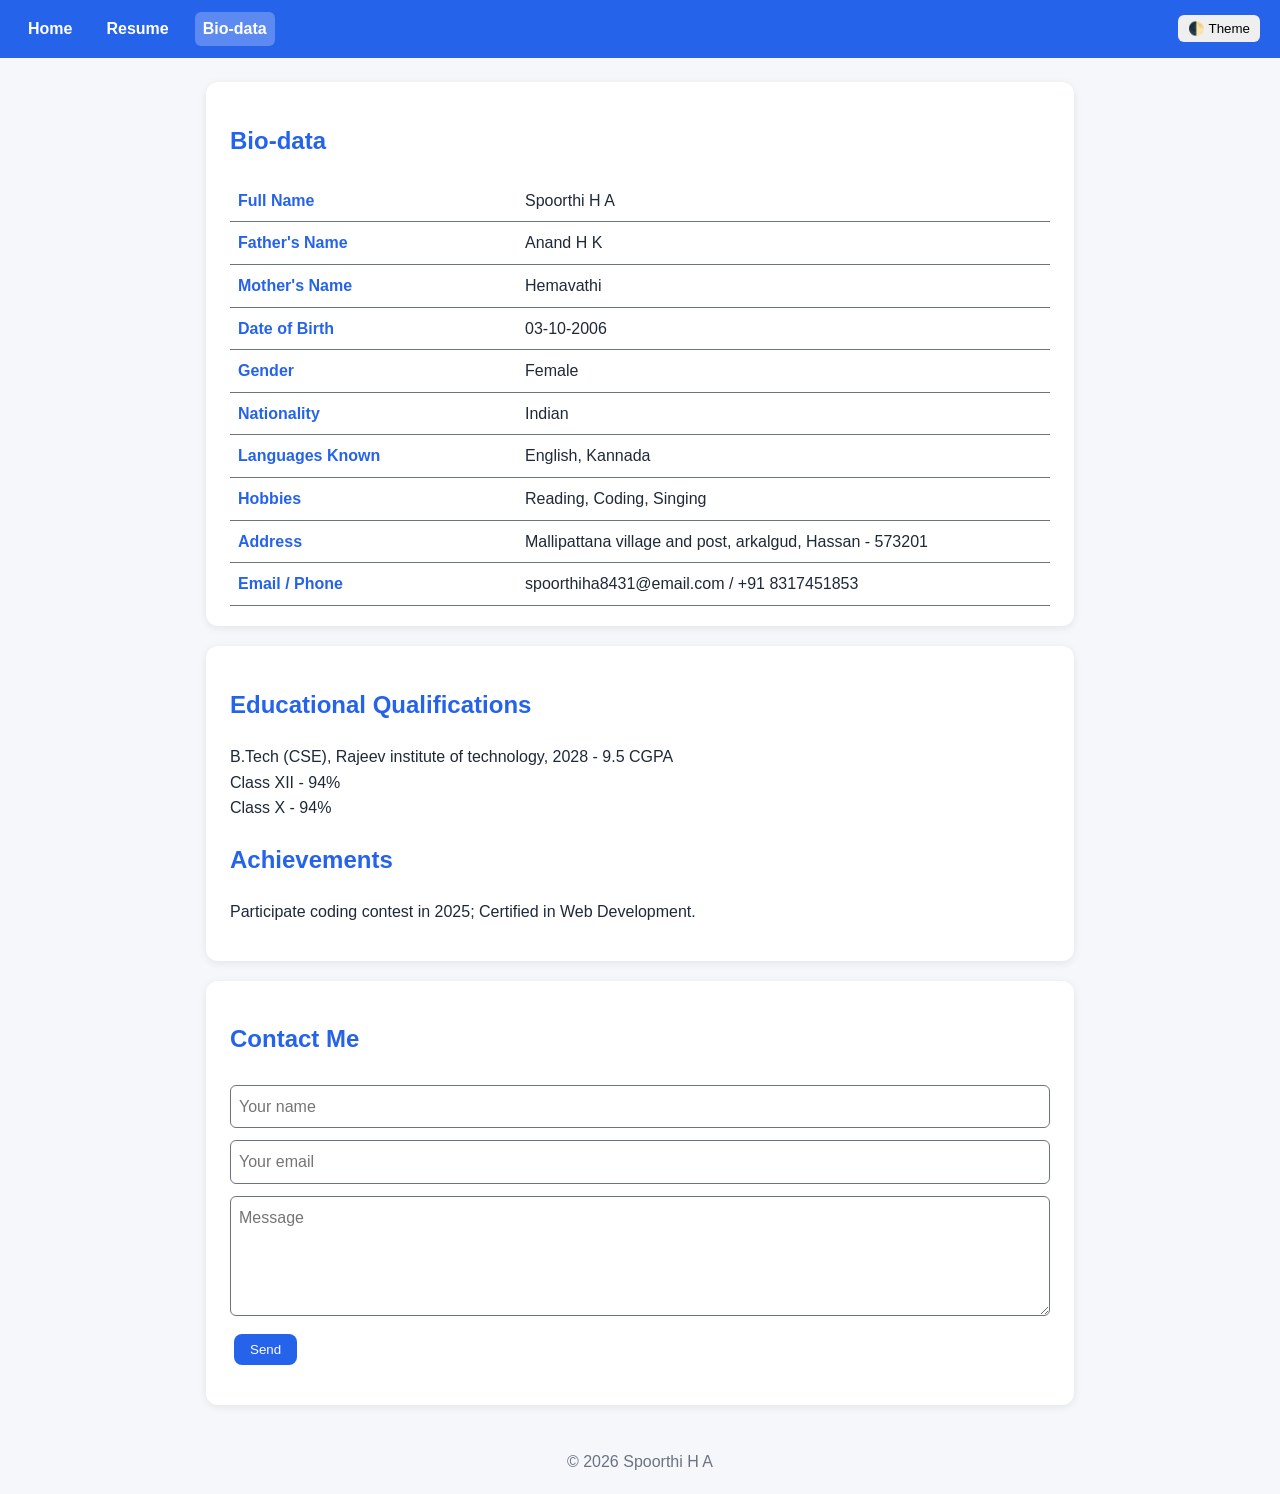
<file: biodata.html>
<!DOCTYPE html>
<html lang="en">
<head>
<meta charset="UTF-8">
<meta name="viewport" content="width=device-width, initial-scale=1">
<title>Bio-data | Your Name</title>
<link rel="stylesheet" href="style.css">
</head>
<body>
<nav>
  <a href="index.html">Home</a>
  <a href="resume.html">Resume</a>
  <a href="biodata.html">Bio-data</a>
  <button id="themeBtn">🌓 Theme</button>
</nav>
<main>
  <section>
    <h1>Bio-data</h1>
    <table>
      <tr><th>Full Name</th><td>Spoorthi H A</td></tr>
      <tr><th>Father's Name</th><td>Anand H K</td></tr>
      <tr><th>Mother's Name</th><td>Hemavathi</td></tr>
      <tr><th>Date of Birth</th><td>03-10-2006</td></tr>
      <tr><th>Gender</th><td>Female</td></tr>
      <tr><th>Nationality</th><td>Indian</td></tr>
      <tr><th>Languages Known</th><td>English, Kannada</td></tr>
      <tr><th>Hobbies</th><td>Reading, Coding, Singing</td></tr>
      <tr><th>Address</th><td>Mallipattana village and post, arkalgud, Hassan - 573201</td></tr>
      <tr><th>Email / Phone</th><td>spoorthiha8431@email.com / +91 8317451853</td></tr>
    </table>
  </section>

  <section>
    <h2>Educational Qualifications</h2>
    <p>B.Tech (CSE), Rajeev institute of technology, 2028 - 9.5 CGPA<br>Class XII - 94%<br>Class X - 94%</p>
    <h2>Achievements</h2>
    <p>Participate coding contest in 2025; Certified in Web Development.</p>
  </section>

  <section>
    <h2>Contact Me</h2>
    <form id="contactForm">
      <input id="name" placeholder="Your name">
      <input id="email" placeholder="Your email">
      <textarea id="message" rows="4" placeholder="Message"></textarea>
      <button class="btn" type="submit" style="border:0;cursor:pointer">Send</button>
      <p id="msg"></p>
      <div id="output"></div>
    </form>
  </section>
</main>
<footer>&copy; 2026 Spoorthi H A</footer>
<script src="https://cdnjs.cloudflare.com/ajax/libs/jquery/3.7.1/jquery.min.js"></script>
<script src="script.js"></script>
</body>
</html>
</file>
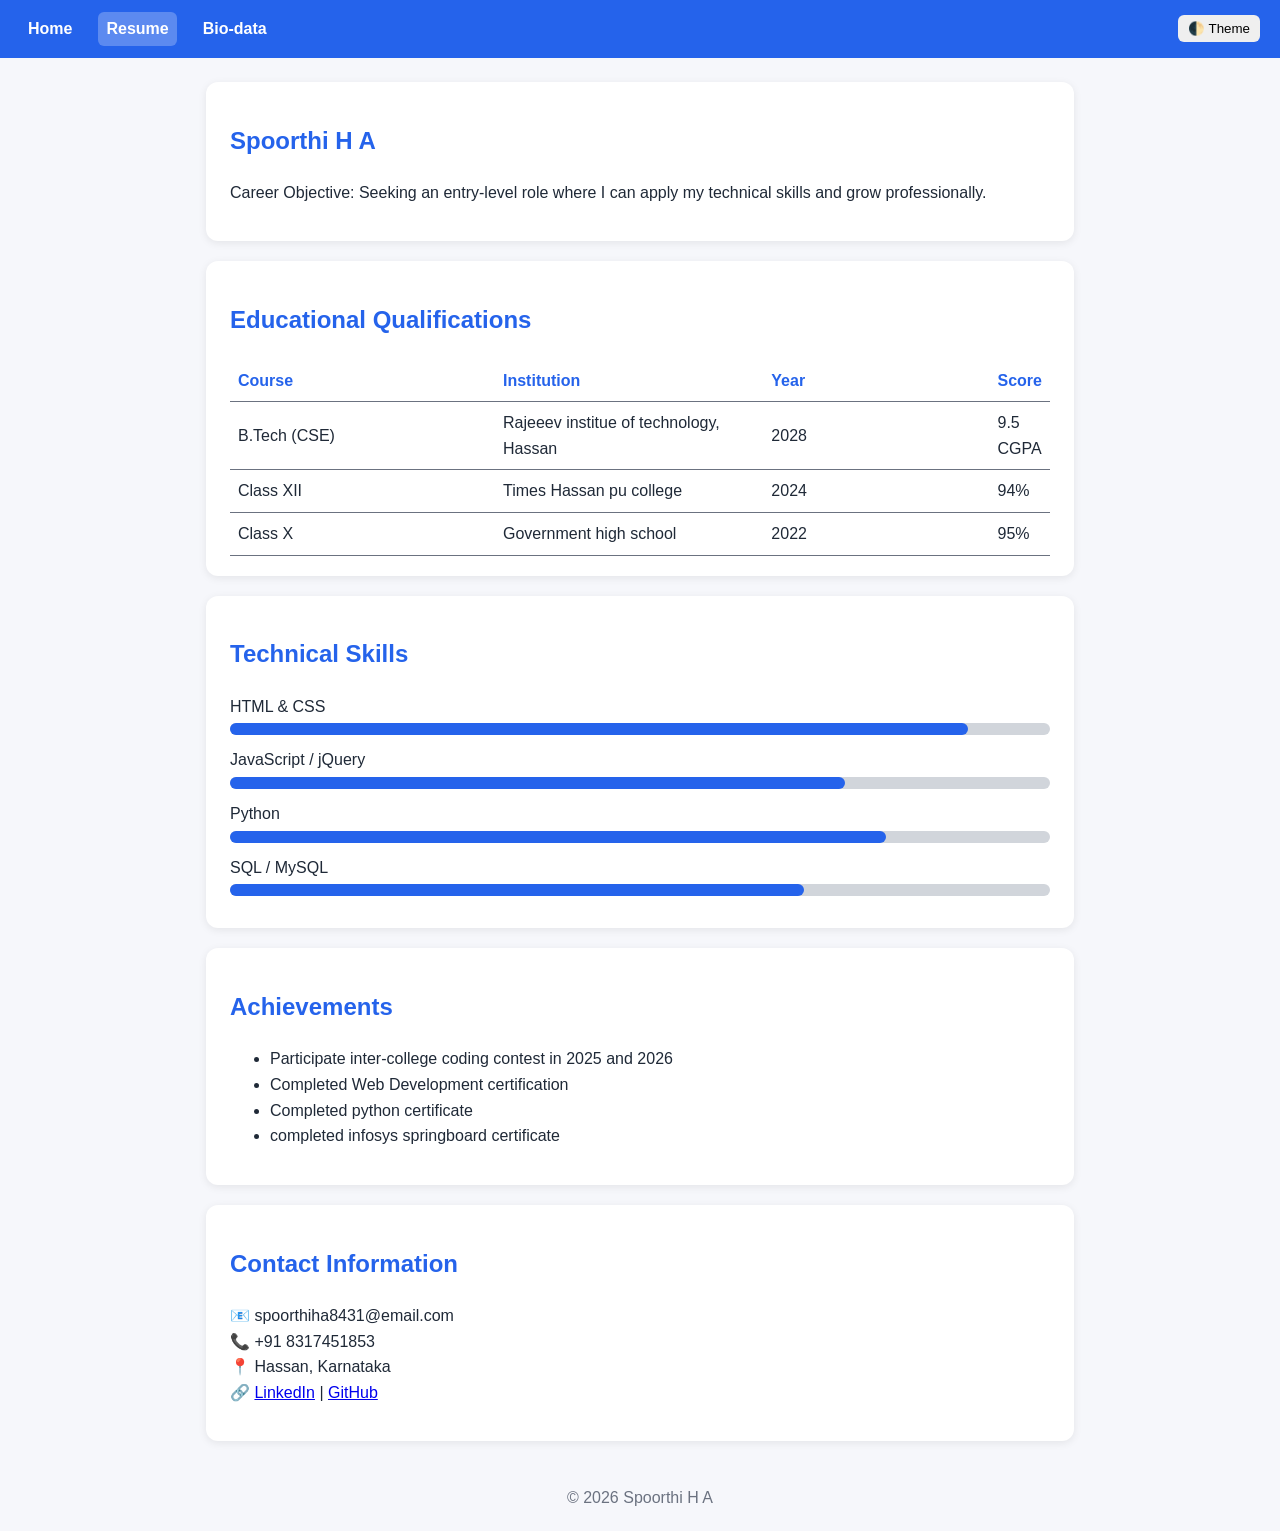
<file: resume.html>
<!DOCTYPE html>
<html lang="en">
<head>
<meta charset="UTF-8">
<meta name="viewport" content="width=device-width, initial-scale=1">
<title>Resume | Spoorthi H A</title>
<link rel="stylesheet" href="style.css">
</head>
<body>
<nav>
  <a href="index.html">Home</a>
  <a href="resume.html">Resume</a>
  <a href="biodata.html">Bio-data</a>
  <button id="themeBtn">🌓 Theme</button>
</nav>
<main>
  <section>
    <h1>Spoorthi H A</h1>
    <p>Career Objective: Seeking an entry-level role where I can apply my technical skills and grow professionally.</p>
  </section>

  <section>
    <h2>Educational Qualifications</h2>
    <table>
      <tr><th>Course</th><th>Institution</th><th>Year</th><th>Score</th></tr>
      <tr><td>B.Tech (CSE)</td><td>Rajeeev institue of technology, Hassan</td><td>2028</td><td>9.5 CGPA</td></tr>
      <tr><td>Class XII</td><td>Times Hassan pu college</td><td>2024</td><td>94%</td></tr>
      <tr><td>Class X</td><td>Government high school</td><td>2022</td><td>95%</td></tr>
    </table>
  </section>

  <section>
    <h2>Technical Skills</h2>
    HTML &amp; CSS<div class="bar"><span data-level="90"></span></div>
    JavaScript / jQuery<div class="bar"><span data-level="75"></span></div>
    Python<div class="bar"><span data-level="80"></span></div>
    SQL / MySQL<div class="bar"><span data-level="70"></span></div>
  </section>

  <section>
    <h2>Achievements</h2>
    <ul>
      <li>Participate inter-college coding contest in 2025 and 2026</li>
      <li>Completed Web Development certification</li>
      <li>Completed python certificate
      <li>completed infosys springboard certificate</li>
    </ul>
  </section>

  <section>
    <h2>Contact Information</h2>
    <p>📧 spoorthiha8431@email.com<br>
    📞 +91 8317451853<br>
    📍 Hassan, Karnataka<br>
    🔗 <a href="https://linkedin.com/in/Spoorthi H A">LinkedIn</a> | <a href="https://github.com/spoorthi884">GitHub</a></p>
  </section>
</main>
<footer>&copy; 2026 Spoorthi H A</footer>
<script src="https://cdnjs.cloudflare.com/ajax/libs/jquery/3.7.1/jquery.min.js"></script>
<script src="script.js"></script>
</body>
</html>
</file>
<file: style.css>
:root{--bg:#f6f7fb;--card:#fff;--text:#1f2937;--muted:#6b7280;--accent:#2563eb}
body.dark{--bg:#111827;--card:#1f2937;--text:#f3f4f6;--muted:#9ca3af;--accent:#60a5fa}
*{box-sizing:border-box}
body{margin:0;font-family:Segoe UI,Arial,sans-serif;background:var(--bg);color:var(--text);line-height:1.6}
nav{background:var(--accent);padding:12px 20px;display:flex;gap:18px;align-items:center;flex-wrap:wrap}
nav a{color:#fff;text-decoration:none;font-weight:600;padding:4px 8px;border-radius:6px}
nav a:hover,nav a.active{background:rgba(255,255,255,.25)}
nav button{margin-left:auto;cursor:pointer;border:0;border-radius:6px;padding:6px 10px}
main{max-width:900px;margin:24px auto;padding:0 16px}
section,.hero{background:var(--card);border-radius:12px;padding:20px 24px;margin-bottom:20px;box-shadow:0 2px 8px rgba(0,0,0,.08)}
.hero{text-align:center}
.hero img{width:140px;height:140px;border-radius:50%;object-fit:cover;border:4px solid var(--accent)}
h1,h2{color:var(--accent)}
.btn{display:inline-block;background:var(--accent);color:#fff;padding:8px 16px;border-radius:8px;text-decoration:none;margin:4px}
table{width:100%;border-collapse:collapse}
th,td{text-align:left;padding:8px;border-bottom:1px solid var(--muted)}
th{width:35%;color:var(--accent)}
.bar{background:#d1d5db;border-radius:8px;height:12px;margin:4px 0 12px}
.bar span{display:block;height:100%;width:0;background:var(--accent);border-radius:8px}
input,textarea{width:100%;padding:8px;margin:6px 0;border:1px solid var(--muted);border-radius:6px;font:inherit}
#msg{font-weight:600}
footer{text-align:center;color:var(--muted);padding:20px}
@media(max-width:600px){th{width:45%}}
</file>
